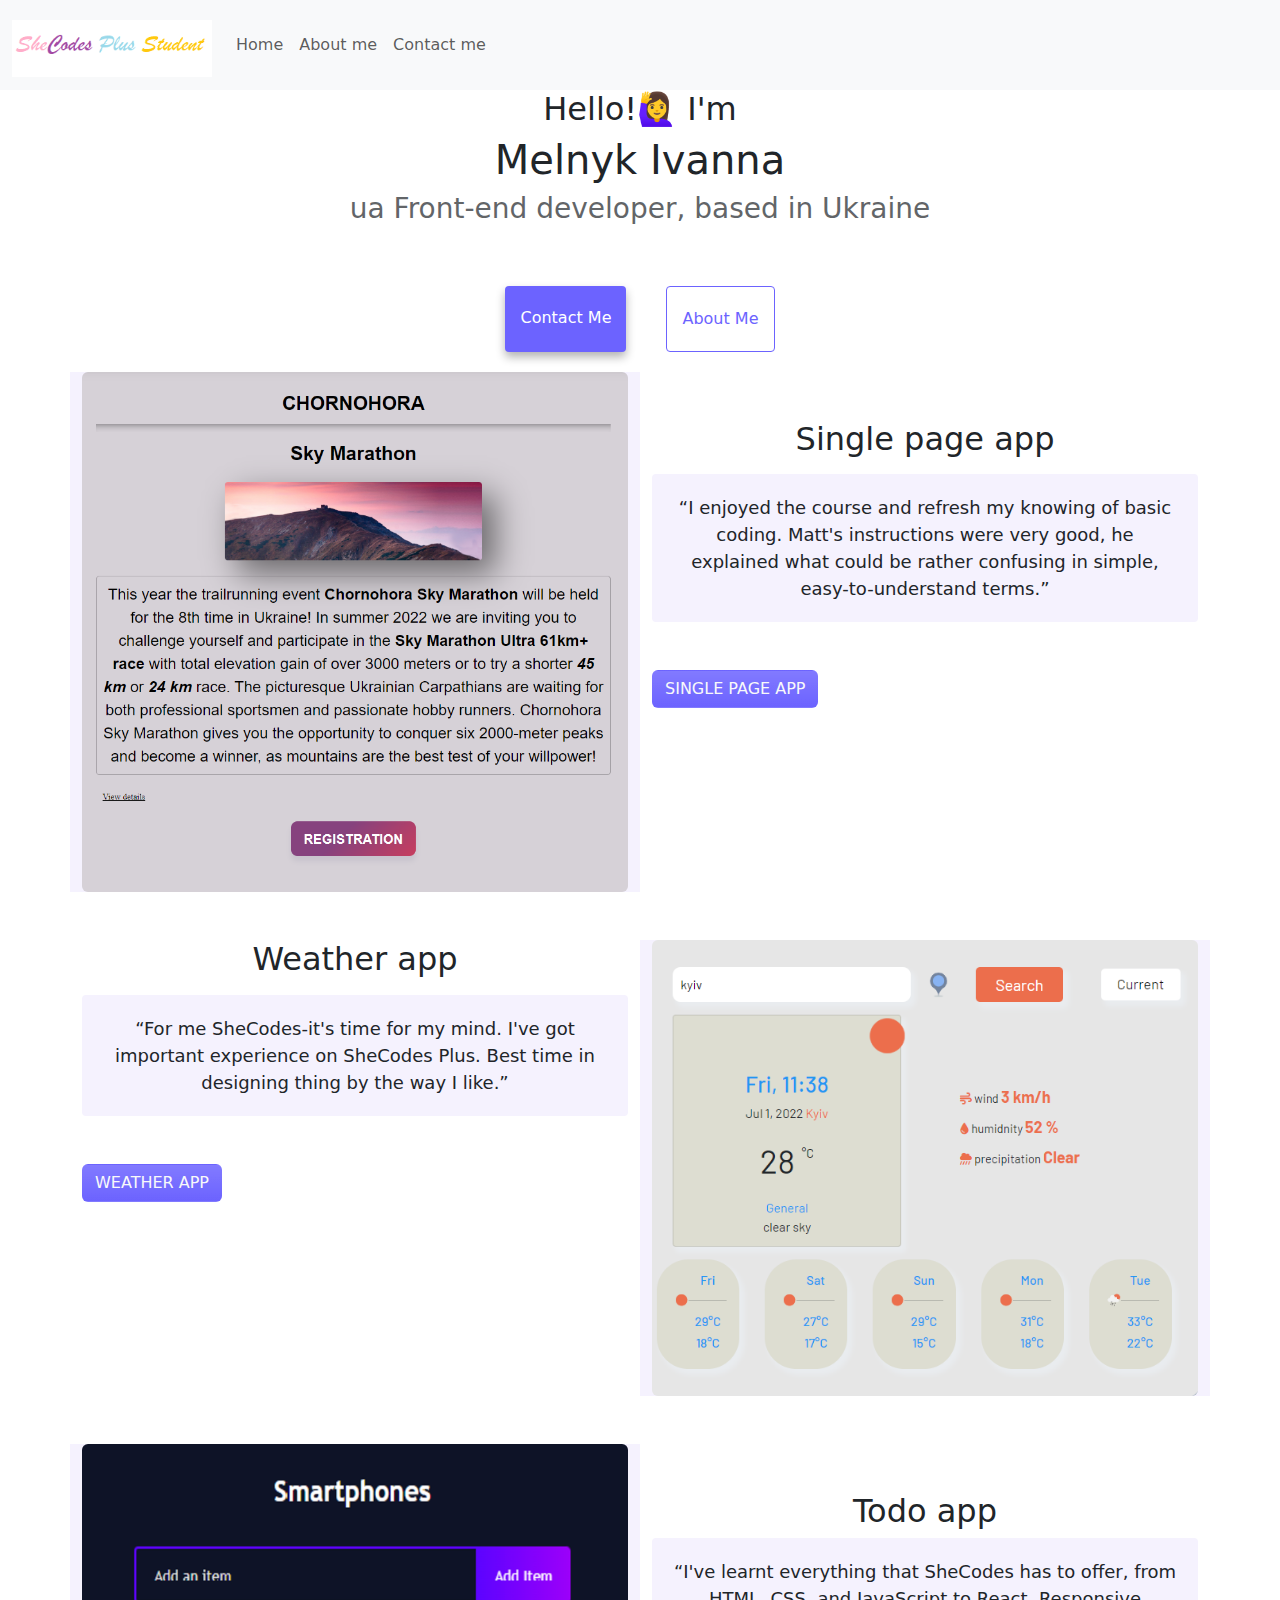
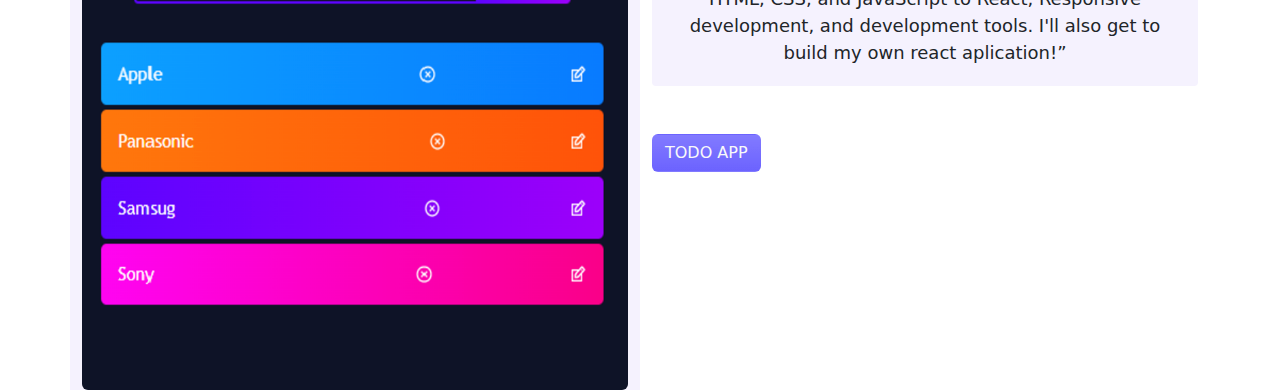
<file: index.html>
<!DOCTYPE html>
<html lang="en">
  <head>
    <meta charset="UTF-8" />
    <meta name="viewport" content="width=device-width, initial-scale=1.0" />
    <meta http-equiv="X-UA-Compatible" content="ie=edge" />
    <link rel="stylesheet" href="style.css" />
    <link
      rel="stylesheet"
      href="https://cdn.jsdelivr.net/npm/bootstrap@5.2.0-beta1/dist/css/bootstrap.min.css"
    />
    <script
      src="https://cdn.jsdelivr.net/npm/bootstrap@5.2.0-beta1/dist/js/bootstrap.bundle.min.js"
      integrity="sha384-pprn3073KE6tl6bjs2QrFaJGz5/SUsLqktiwsUTF55Jfv3qYSDhgCecCxMW52nD2"
      crossorigin="anonymous"
    ></script>
    <title>Front-end developer - Ivanna Melnyk</title>
    <meta
      name="description"
      content="Ivanna Melnyk is a front-end developer based in Europe, check out his projects and contact her for job inquiries"
    />
  </head>
  <body>
    <nav class="navbar navbar-expand-lg bg-light">
      <div class="container-fluid">
        <a class="navbar-brand" href="#"
          ><img src="images/header.png" alt="SheCodes Logo" class="navbar-logo"
        /></a>
        <button
          class="navbar-toggler"
          type="button"
          data-bs-toggle="collapse"
          data-bs-target="#navbarNav"
          aria-controls="navbarNav"
          aria-expanded="false"
          aria-label="Toggle navigation"
        >
          <span class="navbar-toggler-icon"></span>
        </button>
        <div class="collapse navbar-collapse" id="navbarNav">
          <ul class="navbar-nav">
            <li class="nav-item">
              <a class="nav-link" href="index.html" title="Home">Home</a>
            </li>
            <li class="nav-item">
              <a class="nav-link" href="about.html" title="About me"
                >About me</a
              >
            </li>
            <li class="nav-item">
              <a
                class="nav-link"
                href="about.html#contact"
                title="Contacts ivanna.com"
                >Contact me</a
              >
            </li>
          </ul>
        </div>
      </div>
    </nav>
    <h2>Hello!🙋‍♀️ I'm</h2>
    <h1>Melnyk Ivanna</h1>
    <h3>ua Front-end developer, based in Ukraine</h3>
    <div class="navigation-links">
      <a href="about.html#contact" class="contact-link" title="Contact button"
        >Contact me</a
      >
      <a href="about.html" class="about-link" title="About me button"
        >About me</a
      >
    </div>
    <div class="container">
      <div class="row">
        <div class="col-md-6 bg-secondary">
          <img
            src="images/mountains.png"
            alt=""
            class="img-fluid rounded"
            alt="Mountains project "
          />
        </div>
        <div class="col-md-6">
          <h2 class="mb-3 mt-5">Single page app</h2>
          <p>
            “I enjoyed the course and refresh my knowing of basic coding. Matt's
            instructions were very good, he explained what could be rather
            confusing in simple, easy-to-understand terms.”
          </p>
          <div class="mt-5">
            <a
              class="shadow-xl bg-success bg-gradient btn mb-5 text-light text-uppercase"
              href="https://www.shecodes.io/workshops/shecodes-basics-7949bf94-9bab-4f69-b7ec-84552c72b8ff/projects/833969"
              alt="Single page app project"
              >Single page app</a
            >
          </div>
        </div>
      </div>
      <div class="row mt-5">
        <div class="col-md-6">
          <h2 class="mb-3">Weather app</h2>
          <p>
            “For me SheCodes-it's time for my mind. I've got important
            experience on SheCodes Plus. Best time in designing thing by the way
            I like.”
          </p>
          <div class="mt-5">
            <a
              class="shadow-xl bg-success bg-gradient btn mb-5 text-light text-uppercase"
              href="https://www.shecodes.io/workshops/shecodes-plus-0d4891fa-9a12-4fc9-912b-62ec8005d6b3/projects/952299"
              alt="Weather project"
              >Weather app</a
            >
          </div>
        </div>
        <div class="col-md-6 bg-secondary">
          <img
            src="images/weather.png"
            alt="weather app photo"
            class="img-fluid rounded"
          />
        </div>
      </div>
      <div class="row mt-5">
        <div class="col-md-6 bg-secondary">
          <img
            src="images/item-app.png"
            alt="item app photo"
            class="img-fluid rounded"
          />
        </div>
        <div class="col-md-6">
          <h2 class="mt-5">Todo app</h2>
          <p>
            “I've learnt everything that SheCodes has to offer, from HTML, CSS,
            and JavaScript to React, Responsive development, and development
            tools. I'll also get to build my own react aplication!”
          </p>
          <div class="mt-5">
            <a
              class="shadow-xl bg-success bg-gradient btn mb-5 text-light text-uppercase"
              href="https://symphonious-concha-0a9738.netlify.app/"
              alt="Todo app project"
              >Todo app</a
            >
          </div>
        </div>
      </div>
    </div>
  </body>
</html>
</file>
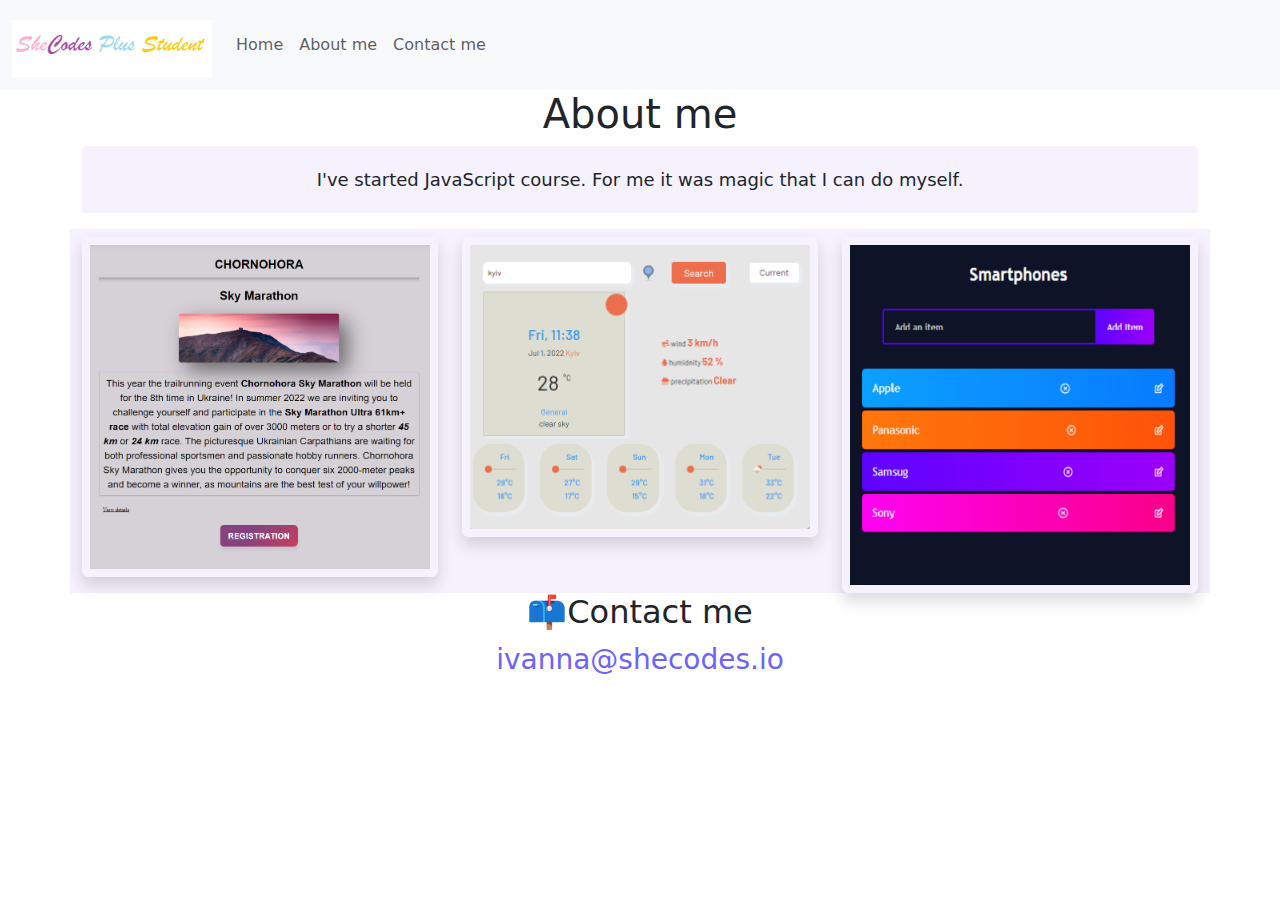
<file: about.html>
<!DOCTYPE html>
<html lang="en">
  <head>
    <meta charset="UTF-8" />
    <meta name="viewport" content="width=device-width, initial-scale=1.0" />
    <meta http-equiv="X-UA-Compatible" content="ie=edge" />
    <link rel="stylesheet" href="style.css" />
    <link
      rel="stylesheet"
      href="https://cdn.jsdelivr.net/npm/bootstrap@5.2.0-beta1/dist/css/bootstrap.min.css"
    />
    <script
      src="https://cdn.jsdelivr.net/npm/bootstrap@5.2.0-beta1/dist/js/bootstrap.bundle.min.js"
      integrity="sha384-pprn3073KE6tl6bjs2QrFaJGz5/SUsLqktiwsUTF55Jfv3qYSDhgCecCxMW52nD2"
      crossorigin="anonymous"
    ></script>
    <title>About me - Ivanna Melnyk front-end developer</title>
    <meta
      name="description"
      content="About Ivanna Melnyk, a front-end developer based in Europe"
    />
  </head>
  <body>
    <nav class="navbar navbar-expand-lg bg-light">
      <div class="container-fluid">
        <a class="navbar-brand" href="#"
          ><img src="images/header.png" alt="SheCodes Logo" class="navbar-logo"
        /></a>
        <button
          class="navbar-toggler"
          type="button"
          data-bs-toggle="collapse"
          data-bs-target="#navbarNav"
          aria-controls="navbarNav"
          aria-expanded="false"
          aria-label="Toggle navigation"
        >
          <span class="navbar-toggler-icon"></span>
        </button>
        <div class="collapse navbar-collapse" id="navbarNav">
          <ul class="navbar-nav">
            <li class="nav-item">
              <a class="nav-link" href="index.html" title="Home">Home</a>
            </li>
            <li class="nav-item">
              <a class="nav-link" href="about.html" title="About me"
                >About me</a
              >
            </li>
            <li class="nav-item">
              <a
                class="nav-link"
                href="about.html#contact"
                title="Contacts ivanna.com"
                >Contact me</a
              >
            </li>
          </ul>
        </div>
      </div>
    </nav>

    <div class="container">
      <h1>About me</h1>
      <p>
        I've started JavaScript course. For me it was magic that I can do
        myself.
      </p>
    </div>
    <div class="container bg-secondary">
      <div class="row">
        <div class="col-sm-4 mt-2">
          <img
            src="images/mountains.png"
            alt="mountains project photo"
            class="img-fluid p-2 shadow rounded"
          />
        </div>
        <div class="col-sm-4 mt-2">
          <img
            src="images/weather.png"
            alt="weather project photo"
            class="img-fluid p-2 shadow rounded"
          />
        </div>
        <div class="col-sm-4 mt-2">
          <img
            src="images/item-app.png"
            alt="todo app project photo"
            class="img-fluid p-2 shadow rounded"
          />
        </div>
      </div>
    </div>
    <div id="contact">
      <h2>📫Contact me</h2>
      <a href="mailto:ivanna@shecodes.io" class="email-link"
        >ivanna@shecodes.io</a
      >
    </div>
  </body>
</html>
</file>
<file: style.css>
:root {
  --primary-color: #6c63ff;
  --secondary-color: #f5f2fe;
  --box-shadow: 0 5px 10px rgba(0, 0, 0, 0.3);
}
body {
  margin: auto;
}

h1,
h2,
h3 {
  text-align: center;
  margin: 0;
}
h1 {
  font-size: 96px;
}
h2 {
  font-size: 48px;
}
h3 {
  font-size: 24px;
  opacity: 0.7;
}

.navigation-links a {
  margin: 20px;
  border-radius: 4px;
  padding: 20px 15px;
  text-decoration: none;
  text-transform: capitalize;
}
.navigation-links {
  display: flex;
  margin-top: 40px;
  justify-content: center;
}
.contact-link {
  background: var(--primary-color);
  box-shadow: var(--box-shadow);
  color: white;
}
.about-link {
  color: var(--primary-color);
  border: 1px solid var(--primary-color);
}

/*about*/
.homepage-link {
  color: var(--primary-color);
  text-align: center;
  display: block;
}

p {
  background: var(--secondary-color);
  padding: 20px;
  border-radius: 4px;
  font-size: 18px;
  line-height: 1.5;
  text-align: center;
}
.aboutme-text {
  margin: auto;
}
.email-link {
  display: flex;
  justify-content: center;
  color: var(--primary-color);
  font-size: 28px;
  text-decoration: none;
}
.navbar-logo {
  margin-top: 7px;
  max-width: 200px;
}

a.bg-success {
  background-color: var(--primary-color) !important;
}
.col-md-6.bg-secondary {
  background: var(--secondary-color) !important;
}
.container.bg-secondary {
  background: var(--secondary-color) !important;
}
</file>
